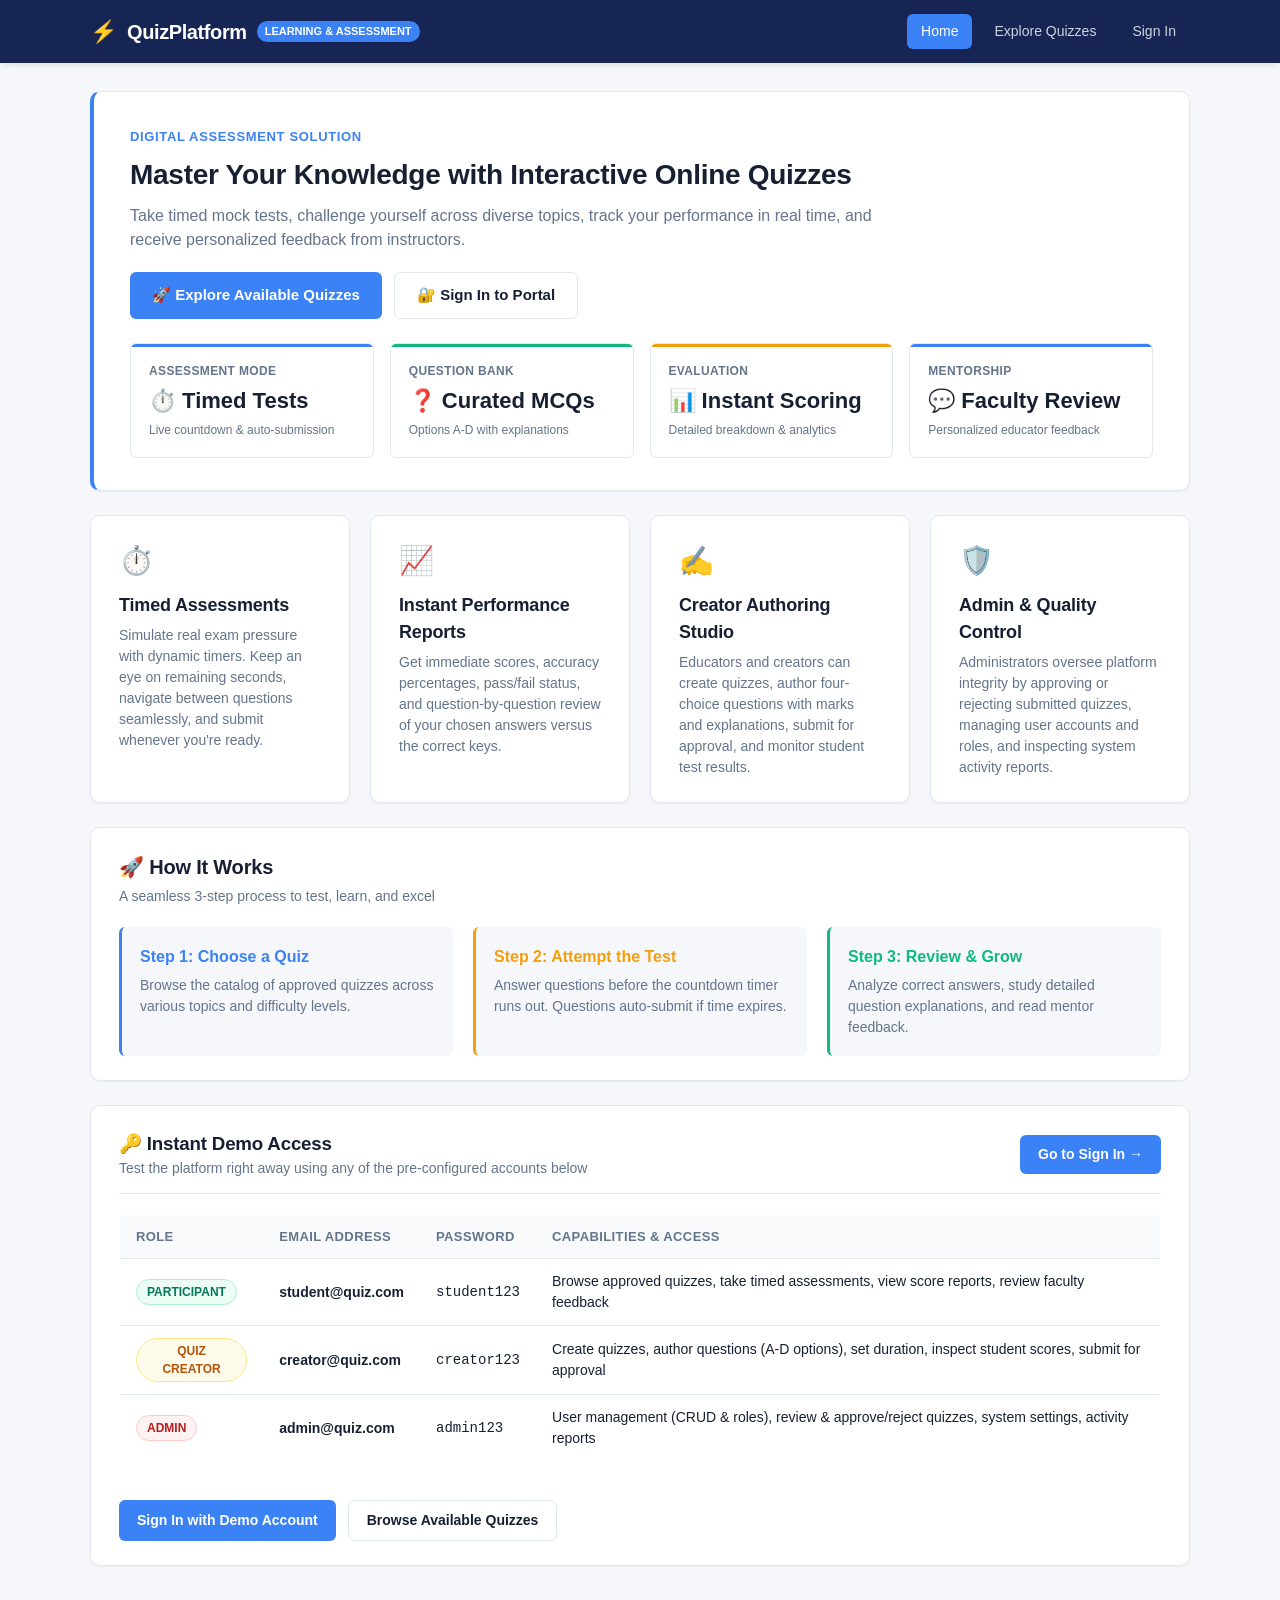
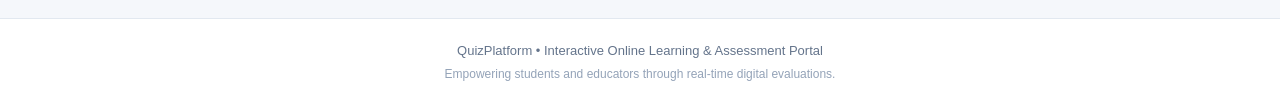
<file: src/main/webapp/index.html>
<!DOCTYPE html>
<html lang="en">
<head>
    <meta charset="UTF-8">
    <meta name="viewport" content="width=device-width, initial-scale=1.0">
    <title>Online Quiz Platform | Interactive Learning & Assessment Portal</title>
    <link rel="stylesheet" href="css/style.css">
</head>
<body>

<header>
    <div class="header-container">
        <a href="index.html" class="brand">
            <span class="brand-icon">⚡</span>
            <span class="brand-title">QuizPlatform</span>
            <span class="brand-badge">Learning & Assessment</span>
        </a>
        <nav>
            <a href="index.html" class="active">Home</a>
            <a href="quiz">Explore Quizzes</a>
            <a href="login">Sign In</a>
        </nav>
    </div>
</header>

<main>
    <!-- Hero Banner -->
    <section class="card" style="border-left: 4px solid var(--accent); padding: 32px 36px;">
        <div class="card-header" style="border-bottom: none; margin-bottom: 8px; padding-bottom: 0;">
            <div>
                <span style="font-size: 13px; font-weight: 700; color: var(--accent); text-transform: uppercase; letter-spacing: 0.05em;">Digital Assessment Solution</span>
                <h1 style="font-size: 28px; margin-top: 6px; margin-bottom: 8px; color: var(--text);">Master Your Knowledge with Interactive Online Quizzes</h1>
                <p class="subtitle" style="font-size: 16px; margin-bottom: 0; max-width: 780px;">
                    Take timed mock tests, challenge yourself across diverse topics, track your performance in real time, and receive personalized feedback from instructors.
                </p>
            </div>
        </div>

        <div style="margin: 20px 0 16px; display: flex; gap: 12px; flex-wrap: wrap;">
            <a class="button" href="quiz" style="margin-top: 0; padding: 11px 22px; font-size: 15px;">🚀 Explore Available Quizzes</a>
            <a class="button secondary" href="login" style="margin-top: 0; padding: 11px 22px; font-size: 15px;">🔐 Sign In to Portal</a>
        </div>

        <!-- Platform Metric Cards -->
        <div class="stats" style="margin-top: 24px; margin-bottom: 0;">
            <div class="stat">
                <p class="stat-label">Assessment Mode</p>
                <span class="stat-num" style="font-size: 22px;">⏱️ Timed Tests</span>
                <p style="font-size: 12px; color: var(--text-muted); margin-top: 4px;">Live countdown & auto-submission</p>
            </div>
            <div class="stat success">
                <p class="stat-label">Question Bank</p>
                <span class="stat-num" style="font-size: 22px;">❓ Curated MCQs</span>
                <p style="font-size: 12px; color: var(--text-muted); margin-top: 4px;">Options A-D with explanations</p>
            </div>
            <div class="stat warning">
                <p class="stat-label">Evaluation</p>
                <span class="stat-num" style="font-size: 22px;">📊 Instant Scoring</span>
                <p style="font-size: 12px; color: var(--text-muted); margin-top: 4px;">Detailed breakdown & analytics</p>
            </div>
            <div class="stat">
                <p class="stat-label">Mentorship</p>
                <span class="stat-num" style="font-size: 22px;">💬 Faculty Review</span>
                <p style="font-size: 12px; color: var(--text-muted); margin-top: 4px;">Personalized educator feedback</p>
            </div>
        </div>
    </section>

    <!-- Key Platform Capabilities -->
    <div style="display: grid; grid-template-columns: repeat(auto-fit, minmax(260px, 1fr)); gap: 20px; margin-bottom: 24px;">
        <section class="card" style="margin-bottom: 0;">
            <div style="font-size: 28px; margin-bottom: 10px;">⏱️</div>
            <h3 style="font-size: 18px; margin-bottom: 6px;">Timed Assessments</h3>
            <p style="font-size: 14px; color: var(--text-muted); line-height: 1.5;">
                Simulate real exam pressure with dynamic timers. Keep an eye on remaining seconds, navigate between questions seamlessly, and submit whenever you're ready.
            </p>
        </section>

        <section class="card" style="margin-bottom: 0;">
            <div style="font-size: 28px; margin-bottom: 10px;">📈</div>
            <h3 style="font-size: 18px; margin-bottom: 6px;">Instant Performance Reports</h3>
            <p style="font-size: 14px; color: var(--text-muted); line-height: 1.5;">
                Get immediate scores, accuracy percentages, pass/fail status, and question-by-question review of your chosen answers versus the correct keys.
            </p>
        </section>

        <section class="card" style="margin-bottom: 0;">
            <div style="font-size: 28px; margin-bottom: 10px;">✍️</div>
            <h3 style="font-size: 18px; margin-bottom: 6px;">Creator Authoring Studio</h3>
            <p style="font-size: 14px; color: var(--text-muted); line-height: 1.5;">
                Educators and creators can create quizzes, author four-choice questions with marks and explanations, submit for approval, and monitor student test results.
            </p>
        </section>

        <section class="card" style="margin-bottom: 0;">
            <div style="font-size: 28px; margin-bottom: 10px;">🛡️</div>
            <h3 style="font-size: 18px; margin-bottom: 6px;">Admin & Quality Control</h3>
            <p style="font-size: 14px; color: var(--text-muted); line-height: 1.5;">
                Administrators oversee platform integrity by approving or rejecting submitted quizzes, managing user accounts and roles, and inspecting system activity reports.
            </p>
        </section>
    </div>

    <!-- How It Works Section -->
    <section class="card">
        <h3 style="font-size: 20px; margin-bottom: 4px;">🚀 How It Works</h3>
        <p class="subtitle" style="margin-bottom: 20px;">A seamless 3-step process to test, learn, and excel</p>

        <div style="display: grid; grid-template-columns: repeat(auto-fit, minmax(240px, 1fr)); gap: 20px;">
            <div style="background: var(--bg); padding: 18px; border-radius: var(--radius-sm); border-left: 3px solid var(--accent);">
                <div style="font-weight: 700; color: var(--accent); margin-bottom: 6px;">Step 1: Choose a Quiz</div>
                <p style="font-size: 14px; color: var(--text-muted); margin: 0;">
                    Browse the catalog of approved quizzes across various topics and difficulty levels.
                </p>
            </div>
            <div style="background: var(--bg); padding: 18px; border-radius: var(--radius-sm); border-left: 3px solid var(--warning);">
                <div style="font-weight: 700; color: var(--warning); margin-bottom: 6px;">Step 2: Attempt the Test</div>
                <p style="font-size: 14px; color: var(--text-muted); margin: 0;">
                    Answer questions before the countdown timer runs out. Questions auto-submit if time expires.
                </p>
            </div>
            <div style="background: var(--bg); padding: 18px; border-radius: var(--radius-sm); border-left: 3px solid var(--success);">
                <div style="font-weight: 700; color: var(--success); margin-bottom: 6px;">Step 3: Review & Grow</div>
                <p style="font-size: 14px; color: var(--text-muted); margin: 0;">
                    Analyze correct answers, study detailed question explanations, and read mentor feedback.
                </p>
            </div>
        </div>
    </section>

    <!-- Demo Access Section -->
    <section class="card">
        <div class="card-header">
            <div>
                <h3>🔑 Instant Demo Access</h3>
                <p class="subtitle" style="margin-bottom: 0;">Test the platform right away using any of the pre-configured accounts below</p>
            </div>
            <div>
                <a class="button" href="login" style="margin-top: 0;">Go to Sign In &rarr;</a>
            </div>
        </div>

        <table>
            <thead>
                <tr>
                    <th>Role</th>
                    <th>Email Address</th>
                    <th>Password</th>
                    <th>Capabilities & Access</th>
                </tr>
            </thead>
            <tbody>
                <tr>
                    <td><span class="badge badge-approved">PARTICIPANT</span></td>
                    <td><b>student@quiz.com</b></td>
                    <td><code>student123</code></td>
                    <td>Browse approved quizzes, take timed assessments, view score reports, review faculty feedback</td>
                </tr>
                <tr>
                    <td><span class="badge badge-pending">QUIZ CREATOR</span></td>
                    <td><b>creator@quiz.com</b></td>
                    <td><code>creator123</code></td>
                    <td>Create quizzes, author questions (A-D options), set duration, inspect student scores, submit for approval</td>
                </tr>
                <tr>
                    <td><span class="badge badge-rejected">ADMIN</span></td>
                    <td><b>admin@quiz.com</b></td>
                    <td><code>admin123</code></td>
                    <td>User management (CRUD & roles), review & approve/reject quizzes, system settings, activity reports</td>
                </tr>
            </tbody>
        </table>

        <div style="margin-top: 20px; display: flex; gap: 12px; flex-wrap: wrap;">
            <a class="button" href="login">Sign In with Demo Account</a>
            <a class="button secondary" href="quiz">Browse Available Quizzes</a>
        </div>
    </section>
</main>

<footer>
    <p>QuizPlatform &bull; Interactive Online Learning & Assessment Portal</p>
    <p style="margin-top: 4px; font-size: 12px; color: #94a3b8;">Empowering students and educators through real-time digital evaluations.</p>
</footer>

</body>
</html>
</file>
<file: src/main/webapp/css/style.css>
/* ==========================================================================
   Java-Based Online Quiz Platform - Design System Stylesheet
   Color Palette:
     - Primary: Deep Navy (#172554)
     - Accent: Blue (#3B82F6)
     - Background: Soft Neutral (#F5F7FB)
     - Content Surfaces: White (#FFFFFF)
     - Primary Text: Dark Slate (#172033)
     - Secondary Text: Muted Slate (#64748B)
     - Success: Emerald Green (#10B981)
     - Warning: Amber (#F59E0B)
     - Danger: Coral Red (#EF4444)
     - Border: Neutral Gray (#E2E8F0)
   ========================================================================== */

:root {
    --primary: #172554;
    --primary-dark: #0f172a;
    --primary-light: #1e293b;
    --accent: #3b82f6;
    --accent-hover: #2563eb;
    --bg: #f5f7fb;
    --card: #ffffff;
    --text: #172033;
    --text-muted: #64748b;
    --success: #10b981;
    --success-bg: #ecfdf5;
    --warning: #f59e0b;
    --warning-bg: #fffbeb;
    --danger: #ef4444;
    --danger-bg: #fef2f2;
    --border: #e2e8f0;
    --border-focus: #93c5fd;
    --radius-sm: 6px;
    --radius-md: 10px;
    --radius-lg: 14px;
    --shadow-sm: 0 1px 2px 0 rgba(0, 0, 0, 0.05);
    --shadow-md: 0 4px 6px -1px rgba(0, 0, 0, 0.07), 0 2px 4px -2px rgba(0, 0, 0, 0.05);
}

* {
    box-sizing: border-box;
    margin: 0;
    padding: 0;
}

body {
    font-family: -apple-system, BlinkMacSystemFont, "Segoe UI", Roboto, Helvetica, Arial, sans-serif;
    background-color: var(--bg);
    color: var(--text);
    line-height: 1.5;
    min-height: 100vh;
    display: flex;
    flex-direction: column;
}

/* Header & Navigation Bar */
header {
    background: var(--primary);
    color: #ffffff;
    box-shadow: var(--shadow-md);
    position: sticky;
    top: 0;
    z-index: 50;
}

.header-container {
    max-width: 1140px;
    margin: 0 auto;
    padding: 14px 20px;
    display: flex;
    justify-content: space-between;
    align-items: center;
    flex-wrap: wrap;
    gap: 12px;
}

.brand {
    display: flex;
    align-items: center;
    gap: 10px;
    text-decoration: none;
    color: #ffffff;
}

.brand-icon {
    font-size: 22px;
}

.brand-title {
    font-size: 20px;
    font-weight: 700;
    letter-spacing: -0.02em;
}

.brand-badge {
    background: var(--accent);
    color: #ffffff;
    font-size: 11px;
    font-weight: 600;
    padding: 2px 8px;
    border-radius: 9999px;
    text-transform: uppercase;
}

nav {
    display: flex;
    align-items: center;
    gap: 8px;
    flex-wrap: wrap;
}

nav a {
    color: #cbd5e1;
    text-decoration: none;
    font-size: 14px;
    font-weight: 500;
    padding: 7px 14px;
    border-radius: var(--radius-sm);
    transition: all 0.15s ease-in-out;
}

nav a:hover {
    color: #ffffff;
    background: rgba(255, 255, 255, 0.1);
}

nav a.active {
    color: #ffffff;
    background: var(--accent);
}

nav a.logout-btn {
    background: rgba(239, 68, 68, 0.2);
    color: #fca5a5;
    border: 1px solid rgba(239, 68, 68, 0.4);
}

nav a.logout-btn:hover {
    background: var(--danger);
    color: #ffffff;
}

/* Main Layout */
main {
    max-width: 1140px;
    width: 100%;
    margin: 28px auto;
    padding: 0 20px;
    flex: 1;
}

/* Card Surfaces */
.card {
    background: var(--card);
    border: 1px solid var(--border);
    border-radius: var(--radius-md);
    padding: 24px 28px;
    margin-bottom: 24px;
    box-shadow: var(--shadow-sm);
}

.card.narrow {
    max-width: 480px;
    margin: 40px auto;
}

.card-header {
    border-bottom: 1px solid var(--border);
    padding-bottom: 14px;
    margin-bottom: 20px;
    display: flex;
    justify-content: space-between;
    align-items: center;
}

h1, h2, h3, h4 {
    color: var(--text);
    font-weight: 700;
    letter-spacing: -0.01em;
}

h2 {
    font-size: 22px;
    margin-bottom: 8px;
}

p.subtitle {
    color: var(--text-muted);
    font-size: 14px;
    margin-bottom: 18px;
}

/* Form Styles */
label {
    display: block;
    margin: 14px 0 6px;
    font-weight: 600;
    font-size: 14px;
    color: var(--text);
}

input[type="email"],
input[type="password"],
input[type="text"],
input[type="number"],
select,
textarea {
    width: 100%;
    padding: 10px 14px;
    border: 1px solid var(--border);
    border-radius: var(--radius-sm);
    font-size: 14px;
    font-family: inherit;
    color: var(--text);
    background: #ffffff;
    transition: border-color 0.15s ease, box-shadow 0.15s ease;
}

input:focus,
select:focus,
textarea:focus {
    outline: none;
    border-color: var(--accent);
    box-shadow: 0 0 0 3px rgba(59, 130, 246, 0.15);
}

/* Buttons */
button,
.button {
    display: inline-flex;
    align-items: center;
    justify-content: center;
    gap: 6px;
    margin-top: 18px;
    background: var(--accent);
    color: #ffffff;
    border: 0;
    padding: 9px 18px;
    border-radius: var(--radius-sm);
    font-size: 14px;
    font-weight: 600;
    cursor: pointer;
    text-decoration: none;
    transition: background-color 0.15s ease, transform 0.05s ease;
}

button:hover,
.button:hover {
    background: var(--accent-hover);
}

button:active,
.button:active {
    transform: translateY(1px);
}

button.secondary,
.button.secondary {
    background: #ffffff;
    color: var(--text);
    border: 1px solid var(--border);
}

button.secondary:hover,
.button.secondary:hover {
    background: #f8fafc;
}

button.success,
.button.success {
    background: var(--success);
}

button.success:hover,
.button.success:hover {
    background: #059669;
}

button.danger,
.button.danger {
    background: var(--danger);
}

button.danger:hover,
.button.danger:hover {
    background: #dc2626;
}

form.inline {
    display: inline-block;
    margin: 0;
}

form.inline button {
    margin-top: 0;
    padding: 6px 12px;
    font-size: 13px;
}

/* Tables */
table {
    width: 100%;
    border-collapse: collapse;
    margin-top: 14px;
    font-size: 14px;
    background: #ffffff;
    border-radius: var(--radius-sm);
    overflow: hidden;
    border: 1px solid var(--border);
}

th, td {
    padding: 12px 16px;
    text-align: left;
    border-bottom: 1px solid var(--border);
}

th {
    background: #f8fafc;
    font-weight: 600;
    color: var(--text-muted);
    font-size: 13px;
    text-transform: uppercase;
    letter-spacing: 0.03em;
}

tr:last-child td {
    border-bottom: none;
}

tr:hover td {
    background: #f8fafc;
}

/* Badges */
.badge {
    display: inline-block;
    padding: 3px 10px;
    border-radius: 9999px;
    font-size: 12px;
    font-weight: 600;
    text-align: center;
}

.badge-approved,
.badge-pass {
    background: var(--success-bg);
    color: #047857;
    border: 1px solid #a7f3d0;
}

.badge-pending {
    background: var(--warning-bg);
    color: #b45309;
    border: 1px solid #fde68a;
}

.badge-rejected,
.badge-fail {
    background: var(--danger-bg);
    color: #b91c1c;
    border: 1px solid #fecaca;
}

.badge-draft {
    background: #f1f5f9;
    color: #475569;
    border: 1px solid var(--border);
}

/* Alerts */
.alert {
    padding: 12px 18px;
    border-radius: var(--radius-sm);
    margin: 16px 0;
    font-size: 14px;
    font-weight: 500;
    display: flex;
    align-items: center;
    gap: 10px;
}

.alert.error {
    background: var(--danger-bg);
    color: #991b1b;
    border: 1px solid #fca5a5;
}

.alert.success {
    background: var(--success-bg);
    color: #065f46;
    border: 1px solid #6ee7b7;
}

/* Stats Metric Grid */
.stats {
    display: grid;
    grid-template-columns: repeat(auto-fit, minmax(180px, 1fr));
    gap: 16px;
    margin: 20px 0;
}

.stat {
    background: #ffffff;
    border: 1px solid var(--border);
    border-radius: var(--radius-sm);
    padding: 18px;
    position: relative;
    overflow: hidden;
}

.stat::before {
    content: "";
    position: absolute;
    top: 0;
    left: 0;
    right: 0;
    height: 3px;
    background: var(--accent);
}

.stat.success::before { background: var(--success); }
.stat.warning::before { background: var(--warning); }

.stat p.stat-label {
    margin: 0;
    font-size: 12px;
    font-weight: 600;
    color: var(--text-muted);
    text-transform: uppercase;
    letter-spacing: 0.03em;
}

.stat span.stat-num {
    display: block;
    font-size: 32px;
    font-weight: 700;
    color: var(--text);
    margin-top: 4px;
}

/* Quiz Taking Interface (Web) */
.question-block {
    border: 1px solid var(--border);
    border-radius: var(--radius-sm);
    padding: 18px 20px;
    margin: 18px 0;
    background: #ffffff;
}

.question-block h3 {
    font-size: 16px;
    margin-bottom: 14px;
    display: flex;
    justify-content: space-between;
}

.options-group {
    display: flex;
    flex-direction: column;
    gap: 8px;
}

.option-card {
    display: flex;
    align-items: center;
    gap: 12px;
    padding: 10px 14px;
    border: 1px solid var(--border);
    border-radius: var(--radius-sm);
    cursor: pointer;
    transition: background-color 0.1s ease, border-color 0.1s ease;
}

.option-card:hover {
    background: #f8fafc;
    border-color: #cbd5e1;
}

.option-card input[type="radio"] {
    accent-color: var(--accent);
    cursor: pointer;
}

/* Footer */
footer {
    background: #ffffff;
    border-top: 1px solid var(--border);
    text-align: center;
    color: var(--text-muted);
    font-size: 13px;
    padding: 22px 20px;
    margin-top: auto;
}

pre {
    background: #f8fafc;
    border: 1px solid var(--border);
    padding: 16px;
    border-radius: var(--radius-sm);
    overflow-x: auto;
    font-family: Consolas, monospace;
    font-size: 13px;
    line-height: 1.5;
}

.grid-2 {
    display: grid;
    grid-template-columns: 1fr 1fr;
    gap: 20px;
}

@media (max-width: 880px) {
    .grid-2 {
        grid-template-columns: 1fr;
    }
}

.button.small, button.small {
    padding: 5px 10px;
    font-size: 12px;
}

.badge-draft {
    background: #f1f5f9;
    color: #475569;
}
</file>
